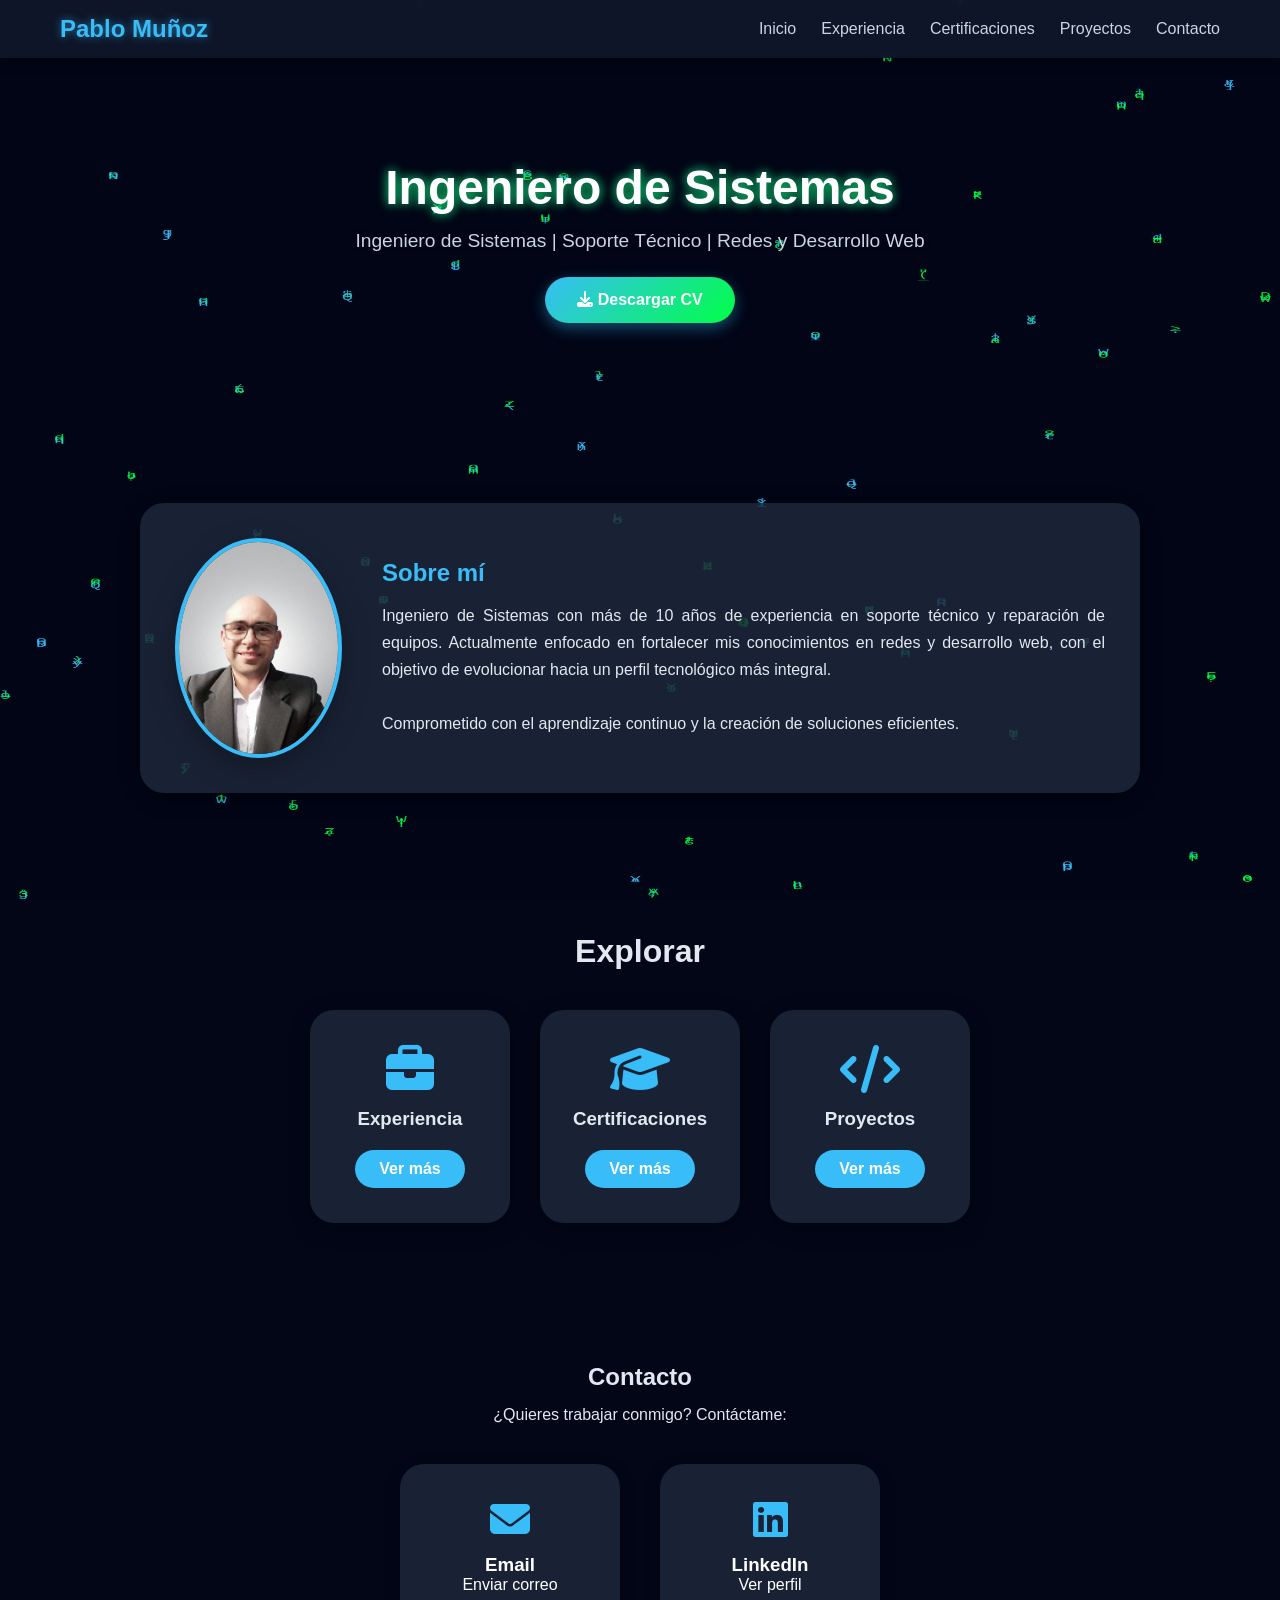
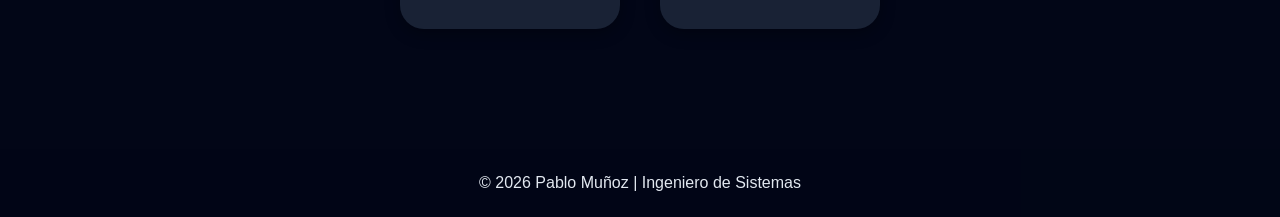
<file: index.html>
<!DOCTYPE html>
<html lang="es">
<head>
<meta charset="UTF-8">
<meta name="viewport" content="width=device-width, initial-scale=1.0, user-scalable=yes">
<title>Pablo Muñoz | Ingeniero de Sistemas</title>

<link rel="stylesheet" href="styles.css">
<link rel="stylesheet" href="https://cdnjs.cloudflare.com/ajax/libs/font-awesome/6.5.0/css/all.min.css">
</head>
<body>

<!-- MATRIX BACKGROUND -->
<canvas id="matrix"></canvas>

<!-- NAVBAR -->
<nav class="navbar">
  <div class="nav-container">
    <div class="logo fade-in">Pablo Muñoz</div>
    <button class="menu-toggle" id="menuToggle" aria-label="Abrir menú">
      <i class="fas fa-bars"></i>
    </button>
    <ul class="nav-links fade-in" id="navLinks">
      <li><a href="#inicio">Inicio</a></li>
      <li><a href="experiencia.html">Experiencia</a></li>
      <li><a href="certificaciones.html">Certificaciones</a></li>
      <li><a href="proyectos.html">Proyectos</a></li>
      <li><a href="#contacto">Contacto</a></li>
    </ul>
  </div>
</nav>

<!-- HERO -->
<section class="hero fade-in" id="inicio">
  <h1 class="fade-in">Ingeniero de Sistemas</h1>
  <p class="fade-in">
    Ingeniero de Sistemas | Soporte Técnico | Redes y Desarrollo Web
  </p>
  <a href="assets/Pablo_Munoz_CV_Soporte_TI.pdf.pdf" class="btn-cv fade-in">
    <i class="fa-solid fa-download"></i> Descargar CV
  </a>
</section>

<!-- ABOUT -->
<section class="about fade-in">
  <div class="about-container">
    <img src="assets/Foto-Perfil.jpg" class="profile-img fade-in" alt="Foto Pablo Muñoz">
    <div>
      <h2>Sobre mí</h2>
      <p>
        Ingeniero de Sistemas con más de 10 años de experiencia en soporte técnico y reparación de equipos. Actualmente enfocado en fortalecer mis conocimientos en redes y desarrollo web, con el objetivo de evolucionar hacia un perfil tecnológico más integral.
        <br><br>
        Comprometido con el aprendizaje continuo y la creación de soluciones eficientes.
      </p>
    </div>
  </div>
</section>

<!-- EXPLORE / CARDS -->
<section class="sections fade-in">
  <h2>Explorar</h2>
  <div class="cards">
    <div class="card fade-in">
      <i class="fa-solid fa-briefcase"></i>
      <h3>Experiencia</h3>
      <a href="experiencia.html" class="btn-card">Ver más</a>
    </div>
    <div class="card fade-in">
      <i class="fa-solid fa-graduation-cap"></i>
      <h3>Certificaciones</h3>
      <a href="certificaciones.html" class="btn-card">Ver más</a>
    </div>
    <div class="card fade-in">
      <i class="fa-solid fa-code"></i>
      <h3>Proyectos</h3>
      <a href="proyectos.html" class="btn-card">Ver más</a>
    </div>
  </div>
</section>

<!-- CONTACTO -->
<section id="contacto" class="contacto fade-in">
  <h2>Contacto</h2>
  <p>¿Quieres trabajar conmigo? Contáctame:</p>
  <div class="contact-container">
    <a href="mailto:pmunoz36@outlook.com" class="contact-card fade-in">
      <i class="fa-solid fa-envelope"></i>
      <h3>Email</h3>
      <p>Enviar correo</p>
    </a>
    <a href="https://www.linkedin.com/in/pablomuñozr" target="_blank" rel="noopener noreferrer" class="contact-card fade-in">
      <i class="fa-brands fa-linkedin"></i>
      <h3>LinkedIn</h3>
      <p>Ver perfil</p>
    </a>
  </div>
</section>

<!-- FOOTER -->
<footer class="footer fade-in">
  <p>© 2026 Pablo Muñoz | Ingeniero de Sistemas</p>
</footer>

<!-- SCROLL TOP -->
<button id="btnTop" aria-label="Volver arriba">↑</button>

<script src="script.js"></script>
</body>
</html>
</file>
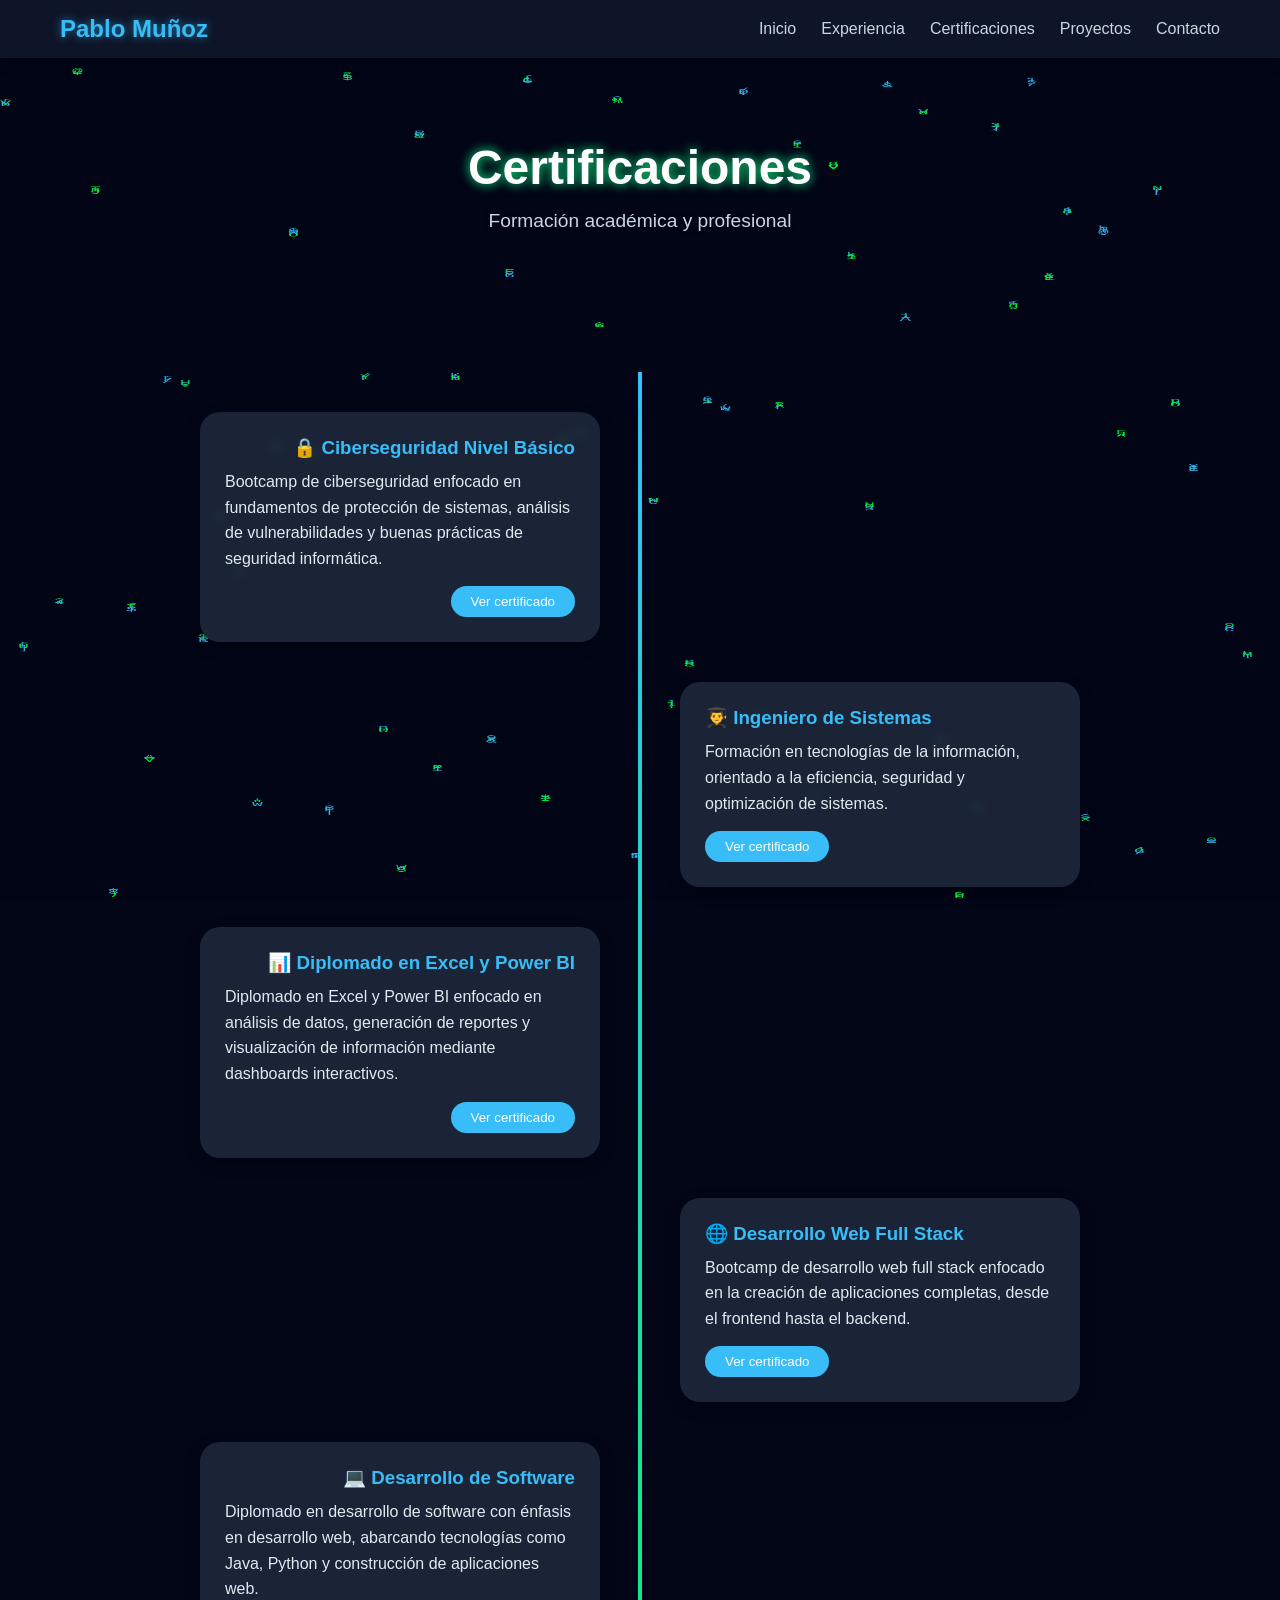
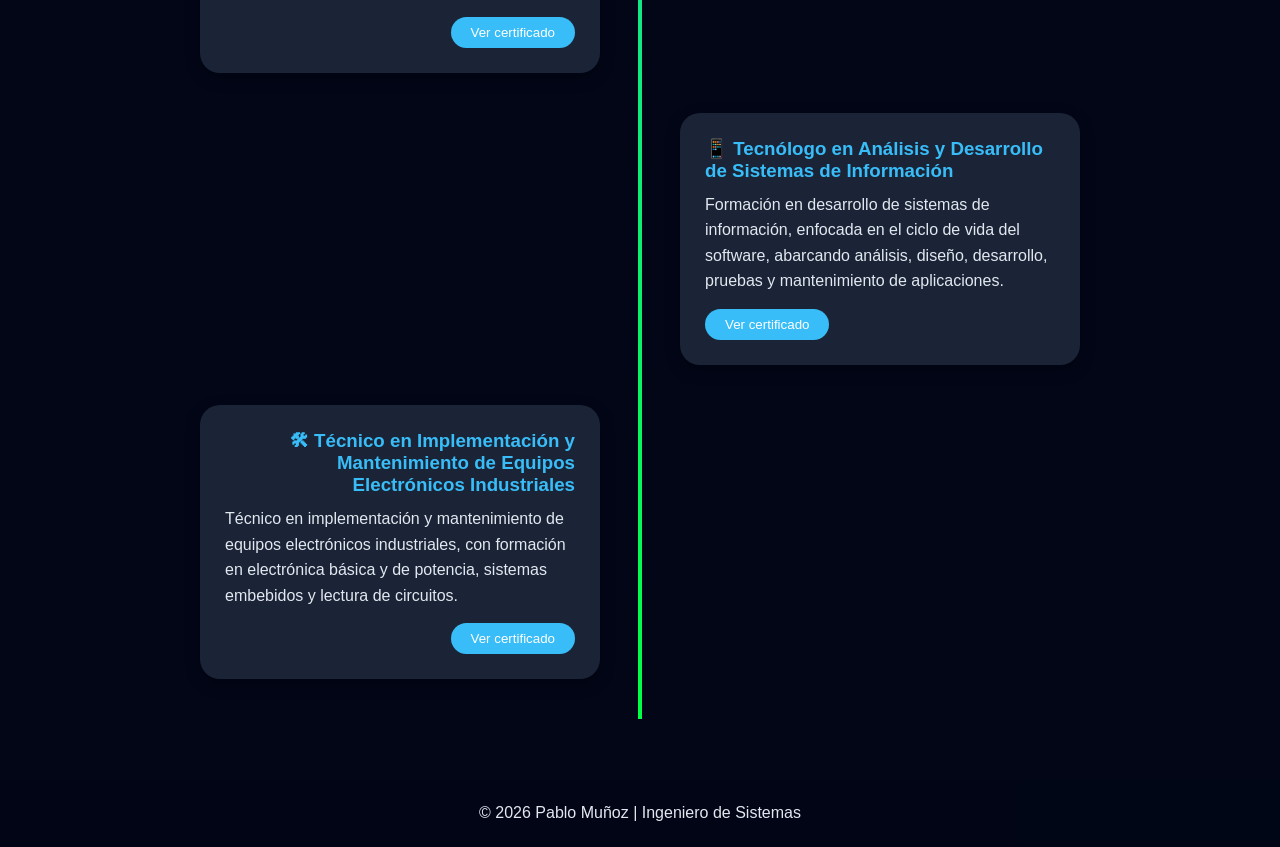
<file: certificaciones.html>
<!DOCTYPE html>
<html lang="es">
<head>
<meta charset="UTF-8">
<meta name="viewport" content="width=device-width, initial-scale=1.0, user-scalable=yes">
<title>Certificaciones | Pablo Muñoz</title>

<link rel="stylesheet" href="styles.css">
<link rel="stylesheet" href="https://cdnjs.cloudflare.com/ajax/libs/font-awesome/6.5.0/css/all.min.css">
</head>

<body>
<canvas id="matrix"></canvas>

<nav class="navbar">
  <div class="nav-container">
    <div class="logo fade-in">Pablo Muñoz</div>
    <button class="menu-toggle" id="menuToggle" aria-label="Abrir menú">
      <i class="fas fa-bars"></i>
    </button>
    <ul class="nav-links fade-in" id="navLinks">
      <li><a href="index.html#inicio">Inicio</a></li>
      <li><a href="experiencia.html">Experiencia</a></li>
      <li><a href="certificaciones.html">Certificaciones</a></li>
      <li><a href="proyectos.html">Proyectos</a></li>
      <li><a href="index.html#contacto">Contacto</a></li>
    </ul>
  </div>
</nav>

<section class="hero page-hero">
  <h1>Certificaciones</h1>
  <p>Formación académica y profesional</p>
</section>

<!-- LINEA DE TIEMPO CERTIFICACIONES -->
<section class="timeline-container">
  <!-- Certificado 1 -->
  <div class="timeline-item left">
    <div class="timeline-content">
      <h3>🔒 Ciberseguridad Nivel Básico</h3>
      <p>Bootcamp de ciberseguridad enfocado en fundamentos de protección de sistemas, análisis de vulnerabilidades y buenas prácticas de seguridad informática.</p>
      <button class="btn-ver-certificado">Ver certificado</button>
      <img src="assets/SeguridadInformatica.jpg" class="cert-img" style="display:none;" alt="Certificado Ciberseguridad">
    </div>
  </div>

  <!-- Certificado 2 -->
  <div class="timeline-item right">
    <div class="timeline-content">
      <h3>👨‍🎓 Ingeniero de Sistemas</h3>
      <p>Formación en tecnologías de la información, orientado a la eficiencia, seguridad y optimización de sistemas.</p>
      <button class="btn-ver-certificado">Ver certificado</button>
      <img src="assets/184830_PABLO  MUÑOZ RODRIGUEZ_2_page-0001.jpg" class="cert-img" style="display:none;" alt="Certificado Ingeniería">
    </div>
  </div>

  <!-- Certificado 3 -->
  <div class="timeline-item left">
    <div class="timeline-content">
      <h3>📊 Diplomado en Excel y Power BI</h3>
      <p>Diplomado en Excel y Power BI enfocado en análisis de datos, generación de reportes y visualización de información mediante dashboards interactivos.</p>
      <button class="btn-ver-certificado">Ver certificado</button>
      <img src="assets/Excel y Power BI.jpg" class="cert-img" style="display:none;" alt="Certificado Excel y Power BI">
    </div>
  </div>

  <!-- Certificado 4 -->
  <div class="timeline-item right">
    <div class="timeline-content">
      <h3>🌐 Desarrollo Web Full Stack</h3>
      <p>Bootcamp de desarrollo web full stack enfocado en la creación de aplicaciones completas, desde el frontend hasta el backend.</p>
      <button class="btn-ver-certificado">Ver certificado</button>
      <img src="assets/Desarrollo Web Full Stack.jpg" class="cert-img" style="display:none;" alt="Certificado Desarrollo Web">
    </div>
  </div>

  <!-- Certificado 5 -->
  <div class="timeline-item left">
    <div class="timeline-content">
      <h3>💻 Desarrollo de Software</h3>
      <p>Diplomado en desarrollo de software con énfasis en desarrollo web, abarcando tecnologías como Java, Python y construcción de aplicaciones web.</p>
      <button class="btn-ver-certificado">Ver certificado</button>
      <img src="assets/DiplomadoDesarrolloSoftware.jpg" class="cert-img" style="display:none;" alt="Certificado Desarrollo Software">
    </div>
  </div>

  <!-- Certificado 6 -->
  <div class="timeline-item right">
    <div class="timeline-content">
      <h3>📱 Tecnólogo en Análisis y Desarrollo de Sistemas de Información</h3>
      <p>Formación en desarrollo de sistemas de información, enfocada en el ciclo de vida del software, abarcando análisis, diseño, desarrollo, pruebas y mantenimiento de aplicaciones.</p>
      <button class="btn-ver-certificado">Ver certificado</button>
      <img src="assets/Tecnologo.jpg" class="cert-img" style="display:none;" alt="Certificado Tecnólogo">
    </div>
  </div>

  <!-- Certificado 7 -->
  <div class="timeline-item left">
    <div class="timeline-content">
      <h3>🛠 Técnico en Implementación y Mantenimiento de Equipos Electrónicos Industriales</h3>
      <p>Técnico en implementación y mantenimiento de equipos electrónicos industriales, con formación en electrónica básica y de potencia, sistemas embebidos y lectura de circuitos.</p>
      <button class="btn-ver-certificado">Ver certificado</button>
      <img src="assets/Tecnico.jpg" class="cert-img" style="display:none;" alt="Certificado Técnico">
    </div>
  </div>
</section>

<div id="modal" class="modal">
  <span id="closeModal">&times;</span>
  <img class="modal-content" id="imgModal" alt="Certificado ampliado">
</div>

<footer class="footer fade-in">
  <p>© 2026 Pablo Muñoz | Ingeniero de Sistemas</p>
</footer>

<button id="btnTop" aria-label="Volver arriba">↑</button>

<script src="script.js"></script>
</body>
</html>
</file>
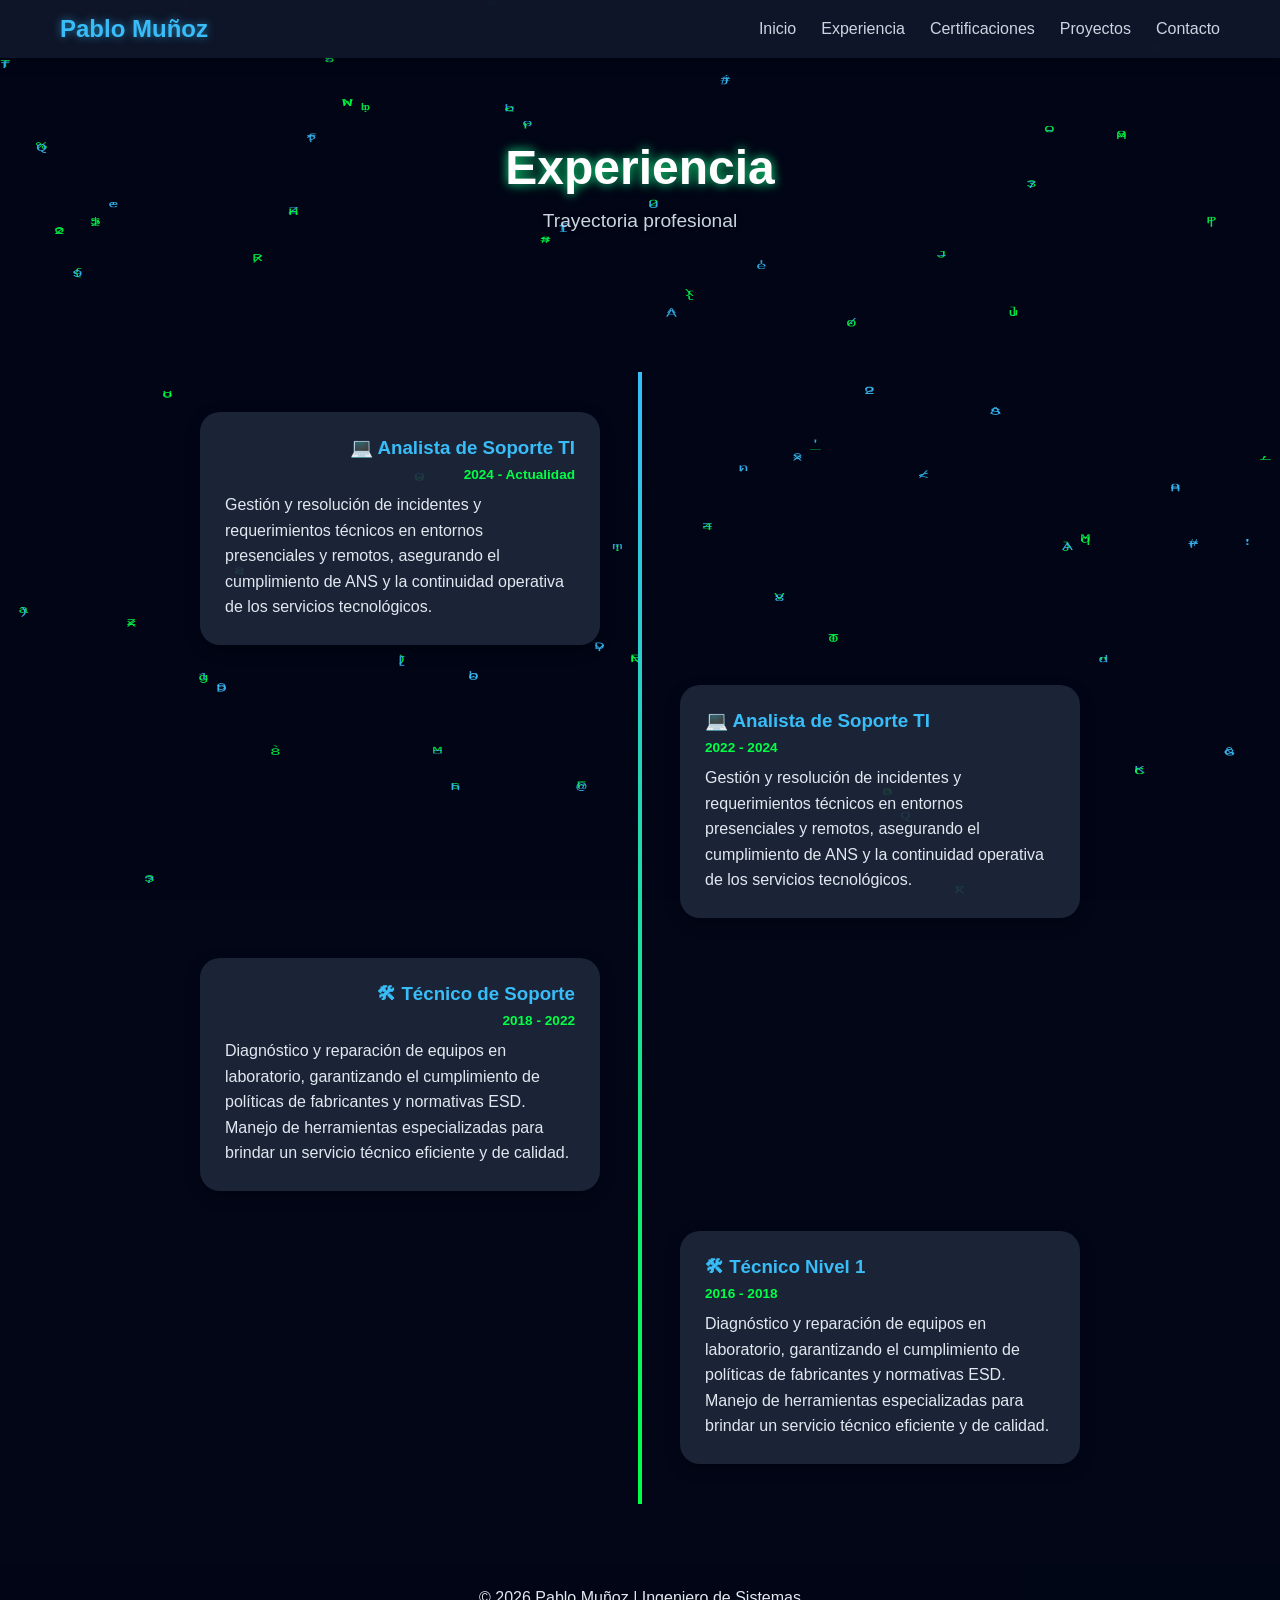
<file: experiencia.html>
<!DOCTYPE html>
<html lang="es">
<head>
<meta charset="UTF-8">
<meta name="viewport" content="width=device-width, initial-scale=1.0, user-scalable=yes">
<title>Experiencia | Pablo Muñoz</title>

<link rel="stylesheet" href="styles.css">
<link rel="stylesheet" href="https://cdnjs.cloudflare.com/ajax/libs/font-awesome/6.5.0/css/all.min.css">
</head>
<body>

<canvas id="matrix"></canvas>

<nav class="navbar">
  <div class="nav-container">
    <div class="logo fade-in">Pablo Muñoz</div>
    <button class="menu-toggle" id="menuToggle" aria-label="Abrir menú">
      <i class="fas fa-bars"></i>
    </button>
    <ul class="nav-links fade-in" id="navLinks">
      <li><a href="index.html#inicio">Inicio</a></li>
      <li><a href="experiencia.html">Experiencia</a></li>
      <li><a href="certificaciones.html">Certificaciones</a></li>
      <li><a href="proyectos.html">Proyectos</a></li>
      <li><a href="index.html#contacto">Contacto</a></li>
    </ul>
  </div>
</nav>

<section class="hero page-hero">
  <h1>Experiencia</h1>
  <p>Trayectoria profesional</p>
</section>

<!-- LINEA DE TIEMPO EXPERIENCIA LABORAL -->
<section class="timeline-container experience fade-in">

  <div class="timeline-item left fade-in experience-item">
    <div class="timeline-content">
      <h3>💻 Analista de Soporte TI <span class="timeline-date">2024 - Actualidad</span></h3>
      <p>
        Gestión y resolución de incidentes y requerimientos técnicos en entornos presenciales y remotos, asegurando el cumplimiento de ANS y la continuidad operativa de los servicios tecnológicos.
      </p>
    </div>
  </div>

  <div class="timeline-item right fade-in experience-item">
    <div class="timeline-content">
      <h3>💻 Analista de Soporte TI <span class="timeline-date">2022 - 2024</span></h3>
      <p>
        Gestión y resolución de incidentes y requerimientos técnicos en entornos presenciales y remotos, asegurando el cumplimiento de ANS y la continuidad operativa de los servicios tecnológicos.
      </p>
    </div>
  </div>

  <div class="timeline-item left fade-in experience-item">
    <div class="timeline-content">
      <h3>🛠 Técnico de Soporte <span class="timeline-date">2018 - 2022</span></h3>
      <p>
        Diagnóstico y reparación de equipos en laboratorio, garantizando el cumplimiento de políticas de fabricantes y normativas ESD. Manejo de herramientas especializadas para brindar un servicio técnico eficiente y de calidad.
      </p>
    </div>
  </div>

  <div class="timeline-item right fade-in experience-item">
    <div class="timeline-content">
      <h3>🛠 Técnico Nivel 1 <span class="timeline-date">2016 - 2018</span></h3>
      <p>
        Diagnóstico y reparación de equipos en laboratorio, garantizando el cumplimiento de políticas de fabricantes y normativas ESD. Manejo de herramientas especializadas para brindar un servicio técnico eficiente y de calidad.
      </p>
    </div>
  </div>

</section>

<footer class="footer fade-in">
  <p>© 2026 Pablo Muñoz | Ingeniero de Sistemas</p>
</footer>

<button id="btnTop" aria-label="Volver arriba">↑</button>

<script src="script.js"></script>
</body>
</html>
</file>
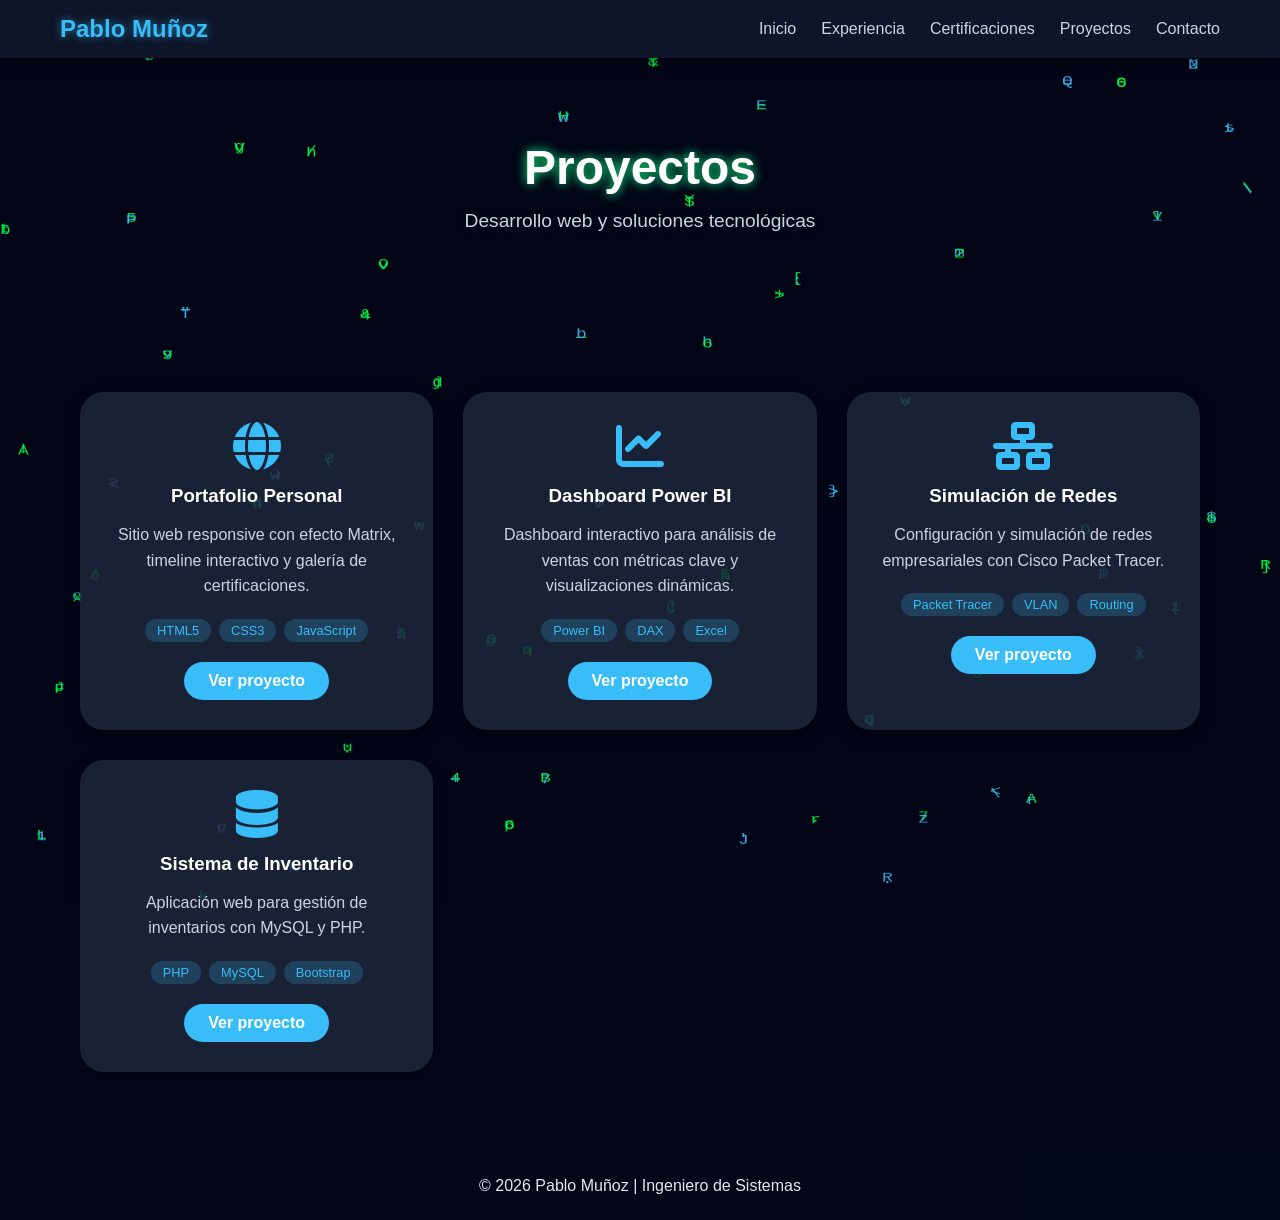
<file: proyectos.html>
<!DOCTYPE html>
<html lang="es">
<head>
<meta charset="UTF-8">
<meta name="viewport" content="width=device-width, initial-scale=1.0, user-scalable=yes">
<title>Proyectos | Pablo Muñoz</title>

<link rel="stylesheet" href="styles.css">
<link rel="stylesheet" href="https://cdnjs.cloudflare.com/ajax/libs/font-awesome/6.5.0/css/all.min.css">
</head>

<body>
<canvas id="matrix"></canvas>

<nav class="navbar">
  <div class="nav-container">
    <div class="logo fade-in">Pablo Muñoz</div>
    <button class="menu-toggle" id="menuToggle" aria-label="Abrir menú">
      <i class="fas fa-bars"></i>
    </button>
    <ul class="nav-links fade-in" id="navLinks">
      <li><a href="index.html#inicio">Inicio</a></li>
      <li><a href="experiencia.html">Experiencia</a></li>
      <li><a href="certificaciones.html">Certificaciones</a></li>
      <li><a href="proyectos.html">Proyectos</a></li>
      <li><a href="index.html#contacto">Contacto</a></li>
    </ul>
  </div>
</nav>

<section class="hero page-hero">
  <h1>Proyectos</h1>
  <p>Desarrollo web y soluciones tecnológicas</p>
</section>

<section class="projects-container fade-in">
  <div class="projects-grid">
    
    <div class="project-card">
      <i class="fa-solid fa-globe"></i>
      <h3>Portafolio Personal</h3>
      <p>Sitio web responsive con efecto Matrix, timeline interactivo y galería de certificaciones.</p>
      <div class="project-tech">
        <span>HTML5</span>
        <span>CSS3</span>
        <span>JavaScript</span>
      </div>
      <a href="#" class="btn-project" target="_blank">Ver proyecto</a>
    </div>

    <div class="project-card">
      <i class="fa-solid fa-chart-line"></i>
      <h3>Dashboard Power BI</h3>
      <p>Dashboard interactivo para análisis de ventas con métricas clave y visualizaciones dinámicas.</p>
      <div class="project-tech">
        <span>Power BI</span>
        <span>DAX</span>
        <span>Excel</span>
      </div>
      <a href="#" class="btn-project" target="_blank">Ver proyecto</a>
    </div>

    <div class="project-card">
      <i class="fa-solid fa-network-wired"></i>
      <h3>Simulación de Redes</h3>
      <p>Configuración y simulación de redes empresariales con Cisco Packet Tracer.</p>
      <div class="project-tech">
        <span>Packet Tracer</span>
        <span>VLAN</span>
        <span>Routing</span>
      </div>
      <a href="#" class="btn-project" target="_blank">Ver proyecto</a>
    </div>

    <div class="project-card">
      <i class="fa-solid fa-database"></i>
      <h3>Sistema de Inventario</h3>
      <p>Aplicación web para gestión de inventarios con MySQL y PHP.</p>
      <div class="project-tech">
        <span>PHP</span>
        <span>MySQL</span>
        <span>Bootstrap</span>
      </div>
      <a href="#" class="btn-project" target="_blank">Ver proyecto</a>
    </div>
  </div>
</section>

<footer class="footer fade-in">
  <p>© 2026 Pablo Muñoz | Ingeniero de Sistemas</p>
</footer>

<button id="btnTop" aria-label="Volver arriba">↑</button>

<script src="script.js"></script>
</body>
</html>
</file>
<file: styles.css>
/* ==========================================
   STYLES.CSS - PORTAFOLIO PABLO MUÑOZ
   Hacker Matrix Verde + Azul
   Responsive: PC, Tablet, Móvil
   2026
========================================== */

/* ==========================================
   GLOBAL
========================================== */
* {
  margin: 0;
  padding: 0;
  box-sizing: border-box;
}

body {
  margin: 0;
  font-family: 'Segoe UI', 'Roboto', Arial, sans-serif;
  color: #e2e8f0;
  background-color: #020617;
  scroll-behavior: smooth;
  position: relative;
  min-height: 100vh;
}

/* Canvas Matrix detrás del contenido */
#matrix {
  position: fixed;
  top: 0;
  left: 0;
  width: 100%;
  height: 100%;
  z-index: -1;
  pointer-events: none;
}

/* ==========================================
   NAVBAR
========================================== */
.navbar {
  position: fixed;
  top: 0;
  width: 100%;
  background: rgba(15, 23, 42, 0.95);
  backdrop-filter: blur(12px);
  z-index: 1000;
  box-shadow: 0 2px 15px rgba(0, 0, 0, 0.4);
}

.nav-container {
  max-width: 1200px;
  margin: auto;
  display: flex;
  justify-content: space-between;
  align-items: center;
  padding: 15px 20px;
}

.logo {
  font-weight: 700;
  font-size: 1.5rem;
  color: #38bdf8;
  text-shadow: 0 0 8px rgba(56, 189, 248, 0.6);
}

.nav-links {
  display: flex;
  gap: 25px;
  list-style: none;
}

.nav-links a {
  color: #cbd5e1;
  text-decoration: none;
  font-weight: 500;
  transition: color 0.3s, transform 0.3s;
}

.nav-links a:hover {
  color: #00ff46;
  transform: scale(1.05);
}

/* Menú hamburguesa (oculto en desktop) */
.menu-toggle {
  display: none;
  background: none;
  border: none;
  color: #38bdf8;
  font-size: 1.8rem;
  cursor: pointer;
  transition: transform 0.3s;
}

.menu-toggle:hover {
  transform: scale(1.1);
  color: #00ff46;
}

/* ==========================================
   HERO / PORTADA
========================================== */
.hero {
  padding: 160px 20px 100px;
  text-align: center;
  background: transparent;
}

.page-hero {
  padding: 140px 20px 80px;
  background: transparent;
}

.hero h1 {
  color: #ffffff;
  font-weight: 800;
  font-size: 3rem;
  text-shadow: 0 0 12px rgba(0, 255, 70, 0.7), 0 0 10px rgba(56, 189, 248, 0.5);
}

.hero p {
  color: #cbd5e1;
  font-size: 1.2rem;
  margin-top: 15px;
  text-shadow: 0 0 6px rgba(0, 0, 0, 0.4);
}

/* ==========================================
   BOTÓN CV
========================================== */
.btn-cv {
  display: inline-block;
  margin-top: 25px;
  background: linear-gradient(135deg, #38bdf8, #00ff46);
  color: white;
  padding: 14px 32px;
  border-radius: 40px;
  text-decoration: none;
  font-weight: bold;
  font-size: 1rem;
  transition: transform 0.3s, box-shadow 0.3s;
  box-shadow: 0 5px 15px rgba(56, 189, 248, 0.4);
}

.btn-cv:hover {
  transform: scale(1.05);
  box-shadow: 0 15px 25px rgba(56, 189, 248, 0.6);
}

/* ==========================================
   ABOUT / SOBRE MÍ
========================================== */
.about {
  padding: 80px 20px;
}

.about-container {
  max-width: 1000px;
  margin: auto;
  display: flex;
  gap: 40px;
  align-items: center;
  background: rgba(30, 41, 59, 0.85);
  backdrop-filter: blur(4px);
  padding: 35px;
  border-radius: 24px;
  box-shadow: 0 5px 20px rgba(0, 0, 0, 0.4);
}

.profile-img {
  width: 220px;
  height: 220px;
  object-fit: cover;
  border-radius: 50%;
  border: 4px solid #38bdf8;
  box-shadow: 0 10px 30px rgba(0, 0, 0, 0.3);
  transition: transform 0.3s ease, box-shadow 0.3s;
}

.profile-img:hover {
  transform: scale(1.03);
  box-shadow: 0 0 20px rgba(56, 189, 248, 0.5);
}

.about-container h2 {
  margin-bottom: 15px;
  color: #38bdf8;
}

.about-container p {
  line-height: 1.7;
  text-align: justify;
}

/* ==========================================
   SECCIONES / EXPLORAR
========================================== */
.sections {
  padding: 60px 20px;
  text-align: center;
}

.sections h2 {
  margin-bottom: 40px;
  font-size: 2rem;
}

.cards {
  display: flex;
  justify-content: center;
  flex-wrap: wrap;
  gap: 30px;
}

.card {
  background: rgba(30, 41, 59, 0.85);
  backdrop-filter: blur(4px);
  padding: 35px 30px;
  border-radius: 24px;
  transition: transform 0.3s, box-shadow 0.3s;
  text-align: center;
  box-shadow: 0 5px 20px rgba(0, 0, 0, 0.4);
  min-width: 200px;
}

.card:hover {
  transform: translateY(-8px);
  box-shadow: 0 15px 30px rgba(0, 0, 0, 0.5);
  background: rgba(0, 255, 70, 0.1);
}

.card i {
  font-size: 3rem;
  margin-bottom: 15px;
  color: #38bdf8;
  transition: transform 0.3s, color 0.3s;
}

.card:hover i {
  color: #00ff46;
  transform: scale(1.1);
}

.btn-card {
  display: inline-block;
  margin-top: 20px;
  background: #38bdf8;
  color: white;
  padding: 10px 24px;
  border-radius: 30px;
  text-decoration: none;
  font-weight: 600;
  transition: transform 0.3s, background 0.3s;
}

.btn-card:hover {
  transform: scale(1.05);
  background: #00ff46;
  color: #020617;
}

/* ==========================================
   TIMELINE
========================================== */
.timeline-container {
  position: relative;
  max-width: 1000px;
  margin: 60px auto;
  padding: 20px;
}

.timeline-container::before {
  content: '';
  position: absolute;
  left: 50%;
  width: 4px;
  background: linear-gradient(180deg, #38bdf8, #00ff46);
  top: 0;
  bottom: 0;
  transform: translateX(-50%);
}

.timeline-item {
  width: 50%;
  padding: 20px 40px;
  position: relative;
}

.timeline-item.left {
  left: 0;
  text-align: right;
}

.timeline-item.right {
  left: 50%;
  text-align: left;
}

.timeline-content {
  background: rgba(30, 41, 59, 0.9);
  backdrop-filter: blur(4px);
  padding: 25px;
  border-radius: 20px;
  box-shadow: 0 5px 15px rgba(0, 0, 0, 0.3);
  transition: transform 0.3s;
}

.timeline-content:hover {
  transform: translateY(-3px);
}

.timeline-content h3 {
  margin-bottom: 10px;
  color: #38bdf8;
}

.timeline-date {
  font-size: 0.85rem;
  color: #00ff46;
  display: block;
  margin-top: 8px;
}

.timeline-content p {
  line-height: 1.6;
  text-align: left;
}

/* Certificados imágenes */
.cert-img {
  width: 100%;
  max-width: 280px;
  margin-top: 15px;
  border-radius: 12px;
  cursor: pointer;
  transition: transform 0.3s, box-shadow 0.3s;
  pointer-events: auto !important;
}

.cert-img:hover {
  transform: scale(1.05);
  box-shadow: 0 10px 25px rgba(0, 255, 70, 0.5);
}

/* Botón ver certificado */
.btn-ver-certificado {
  margin-top: 15px;
  padding: 8px 20px;
  background: #38bdf8;
  color: white;
  border: none;
  border-radius: 25px;
  cursor: pointer;
  font-weight: 500;
  transition: transform 0.3s, background 0.3s;
}

.btn-ver-certificado:hover {
  transform: scale(1.03);
  background: #00ff46;
  color: #020617;
}

/* ==========================================
   MODAL CERTIFICADOS
========================================== */
.modal {
  display: none;
  position: fixed;
  z-index: 2000;
  left: 0;
  top: 0;
  width: 100%;
  height: 100%;
  background-color: rgba(0, 0, 0, 0.95);
  backdrop-filter: blur(5px);
}

.modal-content {
  display: block;
  margin: auto;
  max-width: 90%;
  max-height: 90%;
  border-radius: 12px;
  position: absolute;
  top: 50%;
  left: 50%;
  transform: translate(-50%, -50%);
}

#closeModal {
  position: absolute;
  top: 30px;
  right: 50px;
  color: white;
  font-size: 45px;
  font-weight: bold;
  cursor: pointer;
  transition: color 0.3s;
  z-index: 2001;
}

#closeModal:hover {
  color: #00ff46;
}

/* ==========================================
   PROYECTOS (NUEVA SECCIÓN)
========================================== */
.projects-container {
  max-width: 1200px;
  margin: 40px auto;
  padding: 20px;
}

.projects-grid {
  display: grid;
  grid-template-columns: repeat(auto-fit, minmax(280px, 1fr));
  gap: 30px;
  padding: 20px;
}

.project-card {
  background: rgba(30, 41, 59, 0.85);
  backdrop-filter: blur(4px);
  padding: 30px;
  border-radius: 24px;
  text-align: center;
  transition: transform 0.3s, box-shadow 0.3s;
  box-shadow: 0 5px 15px rgba(0, 0, 0, 0.3);
}

.project-card:hover {
  transform: translateY(-8px);
  box-shadow: 0 15px 30px rgba(0, 0, 0, 0.5);
  background: rgba(0, 255, 70, 0.1);
}

.project-card i {
  font-size: 3rem;
  color: #38bdf8;
  margin-bottom: 15px;
}

.project-card h3 {
  margin-bottom: 15px;
  color: #ffffff;
}

.project-card p {
  margin-bottom: 20px;
  line-height: 1.6;
  color: #cbd5e1;
}

.project-tech {
  display: flex;
  flex-wrap: wrap;
  justify-content: center;
  gap: 8px;
  margin-bottom: 20px;
}

.project-tech span {
  background: rgba(56, 189, 248, 0.2);
  padding: 4px 12px;
  border-radius: 20px;
  font-size: 0.8rem;
  color: #38bdf8;
}

.btn-project {
  display: inline-block;
  background: #38bdf8;
  color: white;
  padding: 10px 24px;
  border-radius: 30px;
  text-decoration: none;
  font-weight: 600;
  transition: transform 0.3s, background 0.3s;
}

.btn-project:hover {
  transform: scale(1.05);
  background: #00ff46;
  color: #020617;
}

/* ==========================================
   CONTACTO
========================================== */
.contacto {
  padding: 80px 20px;
  text-align: center;
}

.contacto h2 {
  margin-bottom: 15px;
}

.contact-container {
  display: flex;
  justify-content: center;
  gap: 40px;
  flex-wrap: wrap;
  margin-top: 40px;
}

.contact-card {
  background: rgba(30, 41, 59, 0.85);
  backdrop-filter: blur(4px);
  padding: 35px;
  border-radius: 24px;
  text-decoration: none;
  color: white;
  width: 220px;
  transition: transform 0.3s, background 0.3s;
  box-shadow: 0 5px 15px rgba(0, 0, 0, 0.3);
}

.contact-card i {
  font-size: 40px;
  margin-bottom: 15px;
  color: #38bdf8;
  transition: transform 0.3s;
}

.contact-card:hover {
  transform: translateY(-8px);
  background: #00ff46;
}

.contact-card:hover i {
  color: #020617;
  transform: scale(1.1);
}

.contact-card:hover h3,
.contact-card:hover p {
  color: #020617;
}

/* ==========================================
   FOOTER
========================================== */
.footer {
  text-align: center;
  padding: 25px;
  background: rgba(2, 6, 23, 0.9);
  margin-top: 40px;
}

/* ==========================================
   BOTÓN SCROLL TOP
========================================== */
#btnTop {
  position: fixed;
  bottom: 30px;
  right: 30px;
  background: #38bdf8;
  border: none;
  width: 48px;
  height: 48px;
  border-radius: 50%;
  display: none;
  cursor: pointer;
  font-size: 1.5rem;
  font-weight: bold;
  color: white;
  box-shadow: 0 5px 15px rgba(56, 189, 248, 0.6);
  transition: transform 0.3s, background 0.3s;
  z-index: 1000;
}

#btnTop:hover {
  transform: scale(1.1);
  background: #00ff46;
  color: #020617;
}

/* ==========================================
   ANIMACIONES
========================================== */
.fade-in {
  animation: fadeInUp 0.8s ease-out forwards;
}

@keyframes fadeInUp {
  from {
    opacity: 0;
    transform: translateY(30px);
  }
  to {
    opacity: 1;
    transform: translateY(0);
  }
}

/* ==========================================
   RESPONSIVE - TABLET (max-width: 992px)
========================================== */
@media (max-width: 992px) {
  .hero h1 {
    font-size: 2.5rem;
  }
  
  .about-container {
    flex-direction: column;
    text-align: center;
    gap: 25px;
  }
  
  .about-container p {
    text-align: center;
  }
  
  .timeline-container::before {
    left: 20px;
  }
  
  .timeline-item {
    width: 100%;
    left: 0 !important;
    padding-left: 50px;
    padding-right: 20px;
    text-align: left !important;
  }
  
  .timeline-item.left,
  .timeline-item.right {
    left: 0 !important;
  }
  
  .timeline-content {
    width: 100%;
  }
  
  .projects-grid {
    grid-template-columns: repeat(auto-fit, minmax(260px, 1fr));
    gap: 25px;
  }
}

/* ==========================================
   RESPONSIVE - MÓVIL (max-width: 768px)
========================================== */
@media (max-width: 768px) {
  /* Menú hamburguesa */
  .menu-toggle {
    display: block;
  }
  
  .nav-links {
    display: none;
    position: absolute;
    top: 100%;
    left: 0;
    width: 100%;
    background: rgba(15, 23, 42, 0.98);
    backdrop-filter: blur(12px);
    flex-direction: column;
    gap: 0;
    padding: 15px 0;
    border-radius: 0 0 20px 20px;
    box-shadow: 0 10px 20px rgba(0, 0, 0, 0.3);
  }
  
  .nav-links.active {
    display: flex;
  }
  
  .nav-links li {
    width: 100%;
    text-align: center;
  }
  
  .nav-links a {
    display: block;
    padding: 12px 20px;
  }
  
  /* Hero */
  .hero {
    padding: 130px 20px 80px;
  }
  
  .hero h1 {
    font-size: 2rem;
  }
  
  .hero p {
    font-size: 1rem;
  }
  
  .page-hero {
    padding: 120px 20px 60px;
  }
  
  /* About */
  .profile-img {
    width: 160px;
    height: 160px;
  }
  
  .about-container {
    padding: 25px;
  }
  
  /* Cards */
  .cards {
    gap: 20px;
  }
  
  .card {
    padding: 25px 20px;
    min-width: 160px;
  }
  
  .card i {
    font-size: 2.5rem;
  }
  
  /* Timeline */
  .timeline-container {
    margin: 40px auto;
    padding: 10px;
  }
  
  .timeline-container::before {
    left: 15px;
  }
  
  .timeline-item {
    padding-left: 40px;
    padding-right: 15px;
    padding-top: 15px;
    padding-bottom: 15px;
  }
  
  .timeline-content {
    padding: 18px;
  }
  
  .timeline-content h3 {
    font-size: 1.1rem;
  }
  
  .cert-img {
    max-width: 220px;
  }
  
  /* Proyectos */
  .projects-grid {
    grid-template-columns: 1fr;
    gap: 20px;
    padding: 10px;
  }
  
  .project-card {
    padding: 25px;
  }
  
  /* Contacto */
  .contact-container {
    gap: 20px;
  }
  
  .contact-card {
    padding: 25px;
    width: 180px;
  }
  
  .contact-card i {
    font-size: 32px;
  }
  
  /* Botón top */
  #btnTop {
    width: 40px;
    height: 40px;
    font-size: 1.2rem;
    bottom: 20px;
    right: 20px;
  }
  
  /* Footer */
  .footer {
    padding: 20px;
    font-size: 0.9rem;
  }
}

/* ==========================================
   RESPONSIVE - MÓVIL PEQUEÑO (max-width: 480px)
========================================== */
@media (max-width: 480px) {
  .logo {
    font-size: 1.2rem;
  }
  
  .hero h1 {
    font-size: 1.6rem;
  }
  
  .btn-cv {
    padding: 10px 24px;
    font-size: 0.9rem;
  }
  
  .profile-img {
    width: 130px;
    height: 130px;
  }
  
  .sections h2 {
    font-size: 1.6rem;
  }
  
  .card {
    padding: 20px 15px;
  }
  
  .card i {
    font-size: 2rem;
  }
  
  .card h3 {
    font-size: 1rem;
  }
  
  .btn-card {
    padding: 8px 18px;
    font-size: 0.85rem;
  }
  
  .timeline-content {
    padding: 15px;
  }
  
  .timeline-content h3 {
    font-size: 1rem;
  }
  
  .timeline-content p {
    font-size: 0.85rem;
  }
  
  .btn-ver-certificado {
    padding: 6px 16px;
    font-size: 0.8rem;
  }
  
  .contact-card {
    padding: 20px;
    width: 150px;
  }
  
  .contact-card h3 {
    font-size: 1rem;
  }
  
  .contact-card p {
    font-size: 0.8rem;
  }
}
</file>
